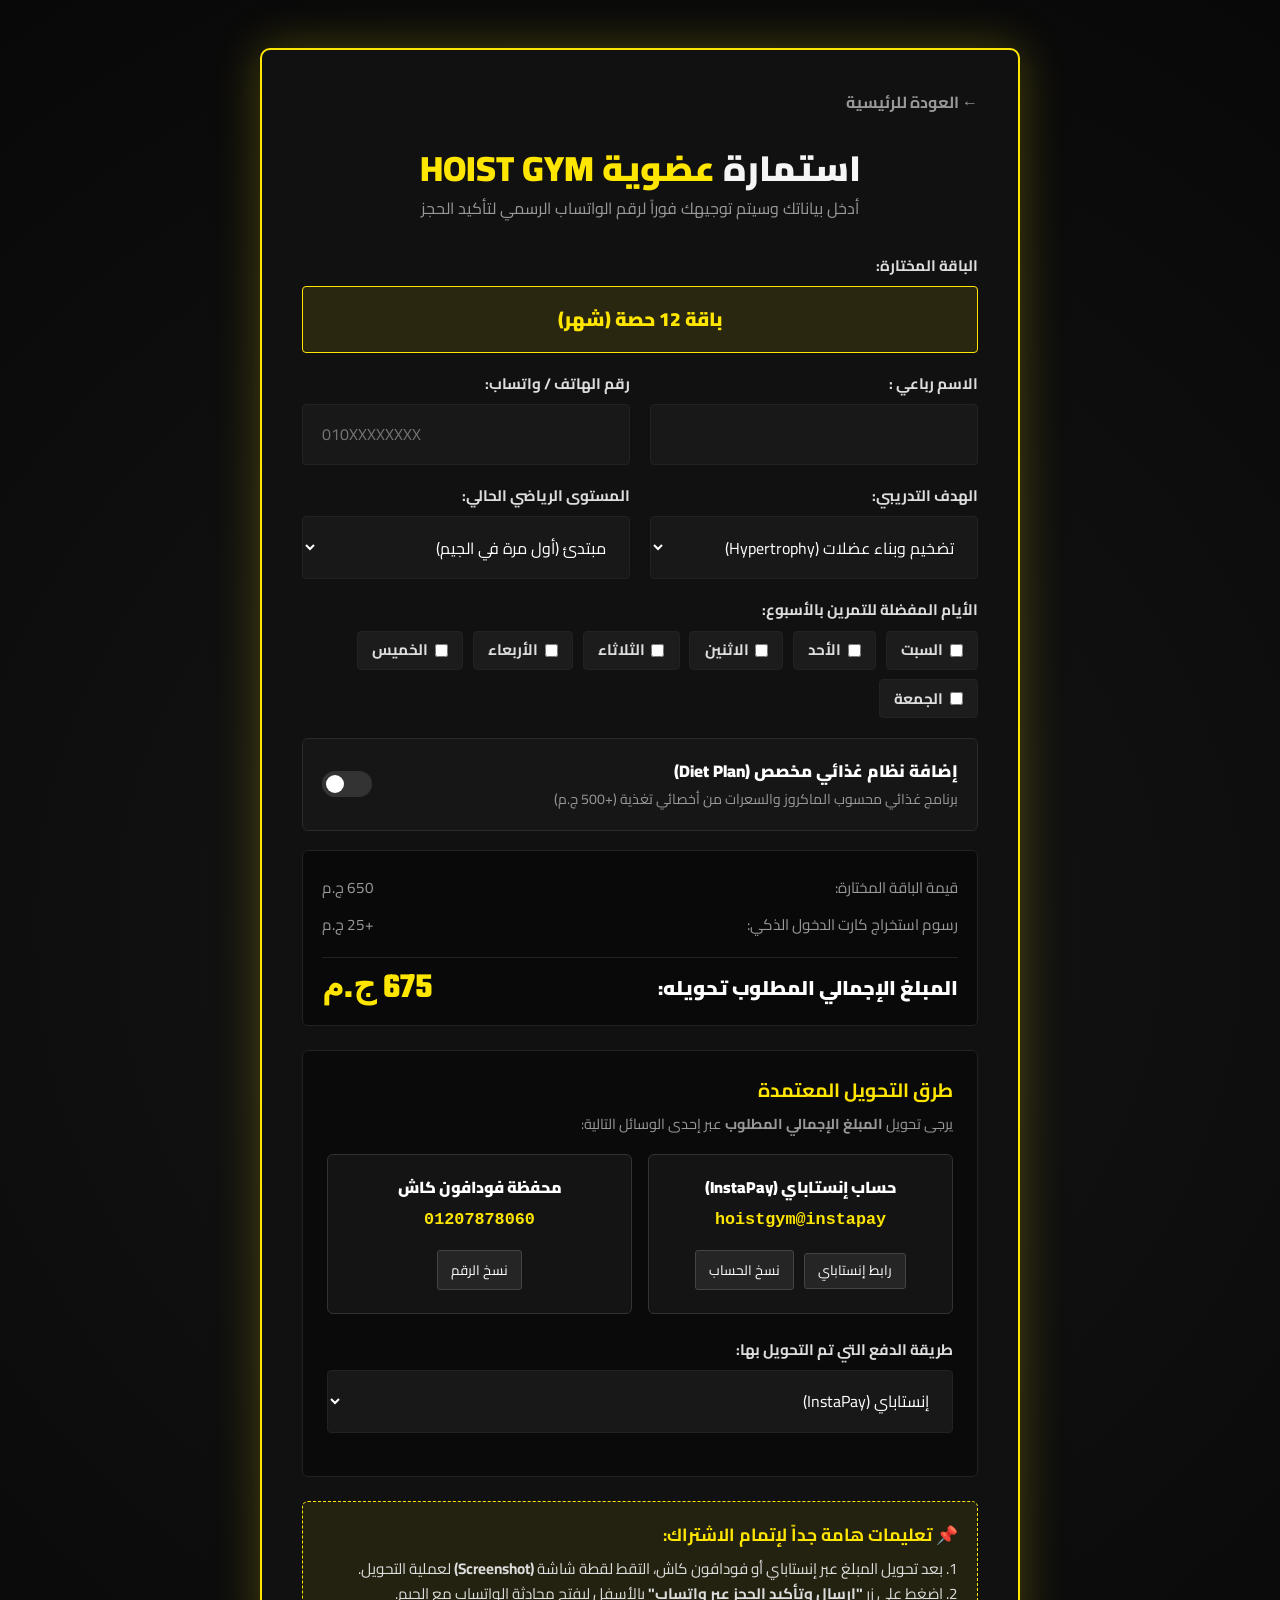
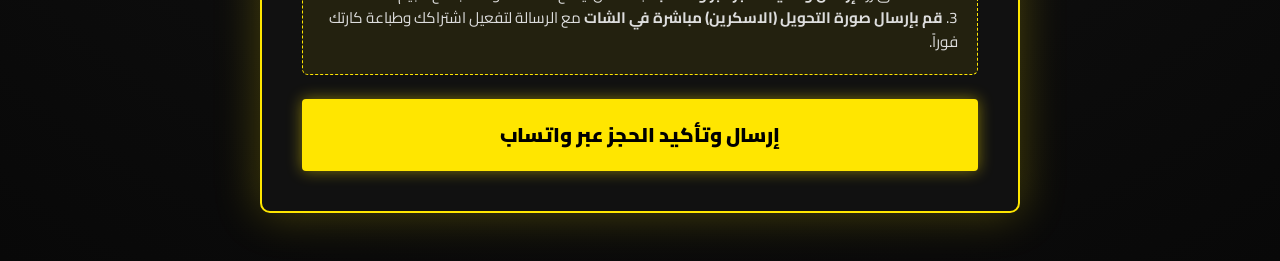
<file: register.html>
<!DOCTYPE html>
<html lang="ar" dir="rtl">
<head>
  <meta charset="UTF-8">
  <meta name="viewport" content="width=device-width, initial-scale=1.0">
  <title>HOIST GYM - استمارة الاشتراك</title>
  <link rel="preconnect" href="https://fonts.googleapis.com">
  <link rel="preconnect" href="https://fonts.gstatic.com" crossorigin>
  <link href="https://fonts.googleapis.com/css2?family=Cairo:wght@700;900&family=Teko:wght@700&display=swap" rel="stylesheet">
  <link rel="stylesheet" href="style.css">
  <style>
    /* تنسيقات خاصة بصفحة الاستمارة المستقلة */
    .register-page {
      min-height: 100vh;
      display: flex;
      justify-content: center;
      align-items: center;
      padding: 3rem 1.5rem;
      background: radial-gradient(circle at center, #161616 0%, #080808 100%);
    }
    .register-container {
      background: #111;
      border: 2px solid var(--primary);
      box-shadow: 0 0 45px rgba(255, 230, 0, 0.25);
      border-radius: 10px;
      width: 100%;
      max-width: 760px;
      padding: 2.5rem;
    }
    .instructions-box {
      background: rgba(255, 230, 0, 0.08);
      border: 1.5px dashed var(--primary);
      border-radius: 6px;
      padding: 1.2rem;
      margin: 1.5rem 0;
    }
    .instructions-box h4 {
      color: var(--primary);
      margin-bottom: 0.5rem;
      font-size: 1.1rem;
      display: flex;
      align-items: center;
      gap: 0.5rem;
    }
    .instructions-box p {
      color: #ddd;
      font-size: 0.95rem;
      line-height: 1.6;
    }
    .back-home-btn {
      display: inline-block;
      margin-bottom: 1.5rem;
      color: var(--text-gray);
      text-decoration: none;
      font-weight: bold;
      transition: color 0.3s;
    }
    .back-home-btn:hover {
      color: var(--primary);
    }
  </style>
</head>
<body>

  <div class="register-page">
    <div class="register-container">
      
      <a href="index.html" class="back-home-btn">← العودة للرئيسية</a>

      <div class="modal-header">
        <h2>استمارة <span>عضوية HOIST GYM</span></h2>
        <p>أدخل بياناتك وسيتم توجيهك فوراً لرقم الواتساب الرسمي لتأكيد الحجز</p>
      </div>

      <form id="standaloneForm" class="contact-form">
        
        <!-- الباقة المحددة تلقائياً من الرابط -->
        <div class="form-group selected-plan-banner">
          <label>الباقة المختارة:</label>
          <input type="text" id="selectedPlan" readonly value="باقة 12 حصة (شهر)">
          <input type="hidden" id="selectedBasePrice" value="650">
        </div>

        <!-- البيانات الشخصية -->
        <div class="form-row">
          <div class="form-group">
            <label>الاسم رباعي :</label>
            <input type="text" id="applicantName" placeholder="" required>
          </div>
          <div class="form-group">
            <label>رقم الهاتف / واتساب:</label>
            <input type="tel" id="applicantPhone" placeholder="010XXXXXXXX" required>
          </div>
        </div>

        <div class="form-row">
          <div class="form-group">
            <label>الهدف التدريبي:</label>
            <select id="applicantGoal">
              <option value="تضخيم وبناء عضلات (Hypertrophy)">تضخيم وبناء عضلات (Hypertrophy)</option>
              <option value="تنشيف وحرق دهون (Fat Loss)">تنشيف وحرق دهون (Fat Loss)</option>
              <option value="زيادة قوة وباورليفتنج (Powerlifting)">زيادة قوة وباورليفتنج (Powerlifting)</option>
              <option value="لياقة بدنية عامة وصحة">لياقة بدنية عامة وصحة</option>
            </select>
          </div>
          <div class="form-group">
            <label>المستوى الرياضي الحالي:</label>
            <select id="applicantLevel">
              <option value="مبتدئ (أول مرة في الجيم)">مبتدئ (أول مرة في الجيم)</option>
              <option value="متوسط (سنة إلى سنتين)">متوسط (سنة إلى سنتين)</option>
              <option value="متقدم / بطل رياضي">متقدم / بطل رياضي</option>
            </select>
          </div>
        </div>

        <!-- الأيام المفضلة للتمرين -->
        <div class="form-group">
          <label>الأيام المفضلة للتمرين بالأسبوع:</label>
          <div class="days-selector">
            <label class="day-chip"><input type="checkbox" name="days" value="السبت"> السبت</label>
            <label class="day-chip"><input type="checkbox" name="days" value="الأحد"> الأحد</label>
            <label class="day-chip"><input type="checkbox" name="days" value="الاثنين"> الاثنين</label>
            <label class="day-chip"><input type="checkbox" name="days" value="الثلاثاء"> الثلاثاء</label>
            <label class="day-chip"><input type="checkbox" name="days" value="الأربعاء"> الأربعاء</label>
            <label class="day-chip"><input type="checkbox" name="days" value="الخميس"> الخميس</label>
            <label class="day-chip"><input type="checkbox" name="days" value="الجمعة"> الجمعة</label>
          </div>
        </div>

        <!-- خيار الدايت (+500 ج.م) -->
        <div class="diet-option-box">
          <div class="diet-header">
            <div>
              <span class="diet-title">إضافة نظام غذائي مخصص (Diet Plan)</span>
              <p class="diet-desc">برنامج غذائي محسوب الماكروز والسعرات من أخصائي تغذية (+500 ج.م)</p>
            </div>
            <label class="switch">
              <input type="checkbox" id="dietAddon" onchange="calcTotal()">
              <span class="slider"></span>
            </label>
          </div>
        </div>

        <!-- تفاصيل الحساب المالي الإجمالي -->
        <div class="price-breakdown-card">
          <div class="breakdown-row">
            <span>قيمة الباقة المختارة:</span>
            <span id="displayBasePrice">650 ج.م</span>
          </div>
          <div class="breakdown-row">
            <span>رسوم استخراج كارت الدخول الذكي:</span>
            <span>+25 ج.م</span>
          </div>
          <div class="breakdown-row" id="dietRow" style="display: none;">
            <span>نظام غذائي مخصص:</span>
            <span>+500 ج.م</span>
          </div>
          <div class="breakdown-total">
            <span>المبلغ الإجمالي المطلوب تحويله:</span>
            <span id="displayTotalPrice" class="total-amount">675 ج.م</span>
          </div>
        </div>

        <!-- بيانات وحسابات الدفع -->
        <div class="payment-instructions">
          <h3>طرق التحويل المعتمدة</h3>
          <p>يرجى تحويل <strong>المبلغ الإجمالي المطلوب</strong> عبر إحدى الوسائل التالية:</p>

          <div class="payment-boxes">
            <!-- انستا باي -->
            <div class="pay-box">
              <div class="pay-title">حساب إنستاباي (InstaPay)</div>
              <div class="pay-val">hoistgym@instapay</div>
              <a href="https://ipn.eg" target="_blank" class="pay-link-btn">رابط إنستاباي</a>
              <button type="button" class="copy-btn" onclick="copyValue('hoistgym@instapay', this)">نسخ الحساب</button>
            </div>

            <!-- فودافون كاش -->
            <div class="pay-box">
              <div class="pay-title">محفظة فودافون كاش</div>
              <div class="pay-val">01207878060</div>
              <button type="button" class="copy-btn" onclick="copyValue('01207878060', this)">نسخ الرقم</button>
            </div>
          </div>

          <div class="form-group" style="margin-top: 1.5rem;">
            <label>طريقة الدفع التي تم التحويل بها:</label>
            <select id="paymentMethod" required>
              <option value="إنستاباي (InstaPay)">إنستاباي (InstaPay)</option>
              <option value="فودافون كاش (Vodafone Cash)">فودافون كاش (Vodafone Cash)</option>
              <option value="دفع كاش في مقر الجيم">دفع كاش في مقر الجيم</option>
            </select>
          </div>
        </div>

        <!-- صندوق التعليمات الهام بدلاً من رفع الصورة -->
        <div class="instructions-box">
          <h4>📌 تعليمات هامة جداً لإتمام الاشتراك:</h4>
          <p>
            1. بعد تحويل المبلغ عبر إنستاباي أو فودافون كاش، التقط لقطة شاشة <strong>(Screenshot)</strong> لعملية التحويل.<br>
            2. اضغط على زر <strong>"إرسال وتأكيد الحجز عبر واتساب"</strong> بالأسفل ليفتح محادثة الواتساب مع الجيم.<br>
            3. <strong>قم بإرسال صورة التحويل (الاسكرين) مباشرة في الشات</strong> مع الرسالة لتفعيل اشتراكك وطباعة كارتك فوراً.
          </p>
        </div>

        <button type="submit" class="btn-primary" style="width: 100%; padding: 1.1rem; font-size: 1.25rem;">
          إرسال وتأكيد الحجز عبر واتساب
        </button>
      </form>

    </div>
  </div>

  <script>
    const CARD_FEE = 25;
    const DIET_FEE = 500;

    // قراءة الباقة والسعر من رابط الصفحة تلقائياً
    window.addEventListener('DOMContentLoaded', () => {
      const urlParams = new URLSearchParams(window.location.search);
      const planParam = urlParams.get('plan');
      const priceParam = urlParams.get('price');

      if (planParam && priceParam) {
        document.getElementById('selectedPlan').value = decodeURIComponent(planParam);
        document.getElementById('selectedBasePrice').value = priceParam;
      }
      calcTotal();
    });

    function calcTotal() {
      const base = parseFloat(document.getElementById('selectedBasePrice').value) || 0;
      const hasDiet = document.getElementById('dietAddon').checked;
      const total = base + CARD_FEE + (hasDiet ? DIET_FEE : 0);

      document.getElementById('displayBasePrice').textContent = base + ' ج.م';
      document.getElementById('dietRow').style.display = hasDiet ? 'flex' : 'none';
      document.getElementById('displayTotalPrice').textContent = total + ' ج.م';

      return { base, total, hasDiet };
    }

    function copyValue(text, btn) {
      navigator.clipboard.writeText(text).then(() => {
        const old = btn.textContent;
        btn.textContent = 'تم النسخ!';
        btn.style.color = 'var(--primary)';
        btn.style.borderColor = 'var(--primary)';
        setTimeout(() => {
          btn.textContent = old;
          btn.style.color = '#fff';
          btn.style.borderColor = '#444';
        }, 2000);
      });
    }

    // إرسال البيانات للواتساب بدون أي تعقيد
    document.getElementById('standaloneForm').addEventListener('submit', (e) => {
      e.preventDefault();

      const plan = document.getElementById('selectedPlan').value;
      const { base, total, hasDiet } = calcTotal();
      const name = document.getElementById('applicantName').value.trim();
      const phone = document.getElementById('applicantPhone').value.trim();
      const goal = document.getElementById('applicantGoal').value;
      const level = document.getElementById('applicantLevel').value;
      const paymentMethod = document.getElementById('paymentMethod').value;

      const selectedDays = [];
      document.querySelectorAll('input[name="days"]:checked').forEach(cb => selectedDays.push(cb.value));
      const daysStr = selectedDays.length > 0 ? selectedDays.join('، ') : 'مرن / غير محدد';

      // رسالة الواتساب بدون أي سيرة عن لينكات صور
      const message = `*طلب اشتراك جديد - HOIST GYM* 🏋️‍♂️🔥
----------------------------------
👤 *الاسم:* ${name}
📱 *الهاتف:* ${phone}
🏆 *الباقة:* ${plan} (${base} ج.م)
💳 *رسوم كارت الدخول:* 25 ج.م
🥗 *نظام غذائي مخصص:* ${hasDiet ? 'نعم مطلوب (+500 ج.م)' : 'لا'}
💰 *المبلغ الإجمالي المحول:* ${total} ج.م
🎯 *الهدف التدريبي:* ${goal}
📊 *المستوى:* ${level}
🗓️ *أيام التمرين:* ${daysStr}
🏦 *طريقة التحويل:* ${paymentMethod}
----------------------------------
سأقوم بإرسال سكرين شوت التحويل الآن لتأكيد الدفع وتفعيل الكارت!`;

      const targetNumber = '201207878060';
      const whatsappUrl = `https://wa.me/${targetNumber}?text=${encodeURIComponent(message)}`;

      window.open(whatsappUrl, '_blank');
    });
  </script>
</body>
</html>
</file>
<file: style.css>
:root {
  --primary: #FFE600;
  --primary-hover: #FFF066;
  --primary-glow: rgba(255, 230, 0, 0.45);
  --bg-dark: #080808;
  --bg-card: #121212;
  --bg-card-hover: #181818;
  --border-color: #222222;
  --text-white: #f5f5f5;
  --text-gray: #999999;
}

* {
  margin: 0;
  padding: 0;
  box-sizing: border-box;
}

html {
  scroll-behavior: smooth;
  font-size: 16px;
}

@media (min-width: 1800px) { html { font-size: 18px; } }
@media (min-width: 2500px) { html { font-size: 22px; } }

body {
  background-color: var(--bg-dark);
  color: var(--text-white);
  font-family: 'Cairo', sans-serif;
  overflow-x: hidden;
  line-height: 1.6;
}

/* ==================== INTRO OVERLAY ==================== */
.intro-overlay {
  position: fixed;
  top: 0;
  left: 0;
  width: 100vw;
  height: 100vh;
  background: radial-gradient(circle at center, #181818 0%, #050505 100%);
  z-index: 9999;
  display: flex;
  justify-content: center;
  align-items: center;
  overflow: hidden;
  transition: opacity 0.6s ease, visibility 0.6s ease;
}

.intro-overlay.hide {
  opacity: 0;
  visibility: hidden;
  pointer-events: none !important;
}

#dustCanvas {
  position: absolute;
  top: 0;
  left: 0;
  width: 100%;
  height: 100%;
  pointer-events: none;
  z-index: 1;
}

.impact-container {
  position: relative;
  z-index: 2;
  text-align: center;
  display: flex;
  flex-direction: column;
  align-items: center;
  justify-content: center;
  width: 90vw;
  max-width: 900px;
}

.slam-word {
  font-family: 'Teko', sans-serif;
  font-size: clamp(3.8rem, 16vmin, 9.5rem);
  font-weight: 700;
  line-height: 0.88;
  letter-spacing: 2px;
  text-transform: uppercase;
  color: var(--primary);
  text-shadow: 0 0 20px rgba(255, 230, 0, 0.4), 0 8px 25px rgba(0, 0, 0, 0.9);
  opacity: 0;
  transform: translateY(-110vh) scale(1.1);
  display: block;
}

.slam-word.slammed {
  opacity: 1;
  transform: translateY(0) scale(1);
  transition: transform 0.22s cubic-bezier(0.2, 0.8, 0.2, 1), opacity 0.08s ease;
}

.tagline {
  font-family: 'Teko', sans-serif;
  font-size: clamp(1.2rem, 3.5vmin, 2.2rem);
  letter-spacing: 5px;
  color: #777;
  margin-top: 12px;
  opacity: 0;
  transform: translateY(15px);
  transition: opacity 0.5s ease, transform 0.5s ease;
}

.tagline.show {
  opacity: 1;
  transform: translateY(0);
  color: #ffffff;
  text-shadow: 0 0 10px rgba(255, 230, 0, 0.4);
}

@keyframes screenShake {
  0% { transform: translate(0, 0); }
  25% { transform: translate(-6px, 6px); }
  50% { transform: translate(6px, -6px); }
  75% { transform: translate(-3px, 3px); }
  100% { transform: translate(0, 0); }
}

.shake {
  animation: screenShake 0.3s ease-out both;
}

/* ==================== NAVIGATION ==================== */
.navbar {
  position: sticky;
  top: 0;
  z-index: 1000;
  display: flex;
  justify-content: space-between;
  align-items: center;
  padding: 1.2rem 7%;
  background: rgba(10, 10, 10, 0.92);
  backdrop-filter: blur(14px);
  border-bottom: 1px solid var(--border-color);
}

.logo {
  font-family: 'Teko', sans-serif;
  font-size: clamp(2rem, 3.5vw, 2.8rem);
  color: #fff;
  text-decoration: none;
  letter-spacing: 2px;
}

.logo span {
  color: var(--primary);
}

.nav-links {
  display: flex;
  list-style: none;
  gap: 2rem;
  align-items: center;
}

.nav-links a {
  color: var(--text-gray);
  text-decoration: none;
  font-weight: 700;
  font-size: 1.05rem;
  transition: color 0.3s;
}

.nav-links a:hover {
  color: var(--primary);
}

.menu-toggle {
  display: none;
  background: none;
  border: none;
  color: var(--primary);
  font-size: 2rem;
  cursor: pointer;
}

/* ==================== BUTTONS ==================== */
.btn-primary, .btn-outline {
  display: inline-block;
  padding: 0.85rem 2rem;
  font-size: 1.05rem;
  font-weight: 900;
  border-radius: 4px;
  text-decoration: none;
  cursor: pointer;
  text-align: center;
  border: none;
  font-family: inherit;
  transition: all 0.25s ease;
}

.btn-primary {
  background: var(--primary);
  color: #000;
  box-shadow: 0 0 15px var(--primary-glow);
}

.btn-primary:hover {
  background: var(--primary-hover);
  transform: translateY(-2px);
  box-shadow: 0 0 25px var(--primary);
}

.btn-outline {
  background: transparent;
  color: #fff;
  border: 1.5px solid var(--border-color);
}

.btn-outline:hover {
  border-color: var(--primary);
  color: var(--primary);
}

/* ==================== HERO SECTION & FULL-HD VIDEO ==================== */
.hero {
  min-height: 90vh;
  position: relative;
  display: flex;
  align-items: center;
  padding: 4rem 7%;
  overflow: hidden;
  border-bottom: 2px solid var(--border-color);
}

.video-background {
  position: absolute;
  top: 0;
  left: 0;
  width: 100%;
  height: 100%;
  z-index: 1;
  overflow: hidden;
}

.video-background video {
  width: 100%;
  height: 100%;
  object-fit: cover;
  object-position: center;
  filter: brightness(0.68) contrast(1.1);
}

.video-overlay {
  position: absolute;
  top: 0;
  left: 0;
  width: 100%;
  height: 100%;
  background: radial-gradient(circle at 20% 50%, rgba(8, 8, 8, 0.4) 0%, rgba(8, 8, 8, 0.88) 100%),
              linear-gradient(to top, rgba(8, 8, 8, 0.95) 0%, transparent 50%);
  pointer-events: none;
}

.hero-content {
  position: relative;
  z-index: 2;
  max-width: 780px;
}

.hero-tag {
  display: inline-block;
  padding: 0.4rem 1.1rem;
  background: rgba(255, 230, 0, 0.15);
  border-right: 4px solid var(--primary);
  color: var(--primary);
  font-weight: 900;
  margin-bottom: 1.5rem;
  backdrop-filter: blur(4px);
}

.hero h1 {
  font-size: clamp(2.6rem, 5.5vw, 5rem);
  line-height: 1.15;
  font-weight: 900;
  margin-bottom: 1.5rem;
  text-shadow: 0 4px 20px rgba(0, 0, 0, 0.85);
}

.hero p {
  color: #e0e0e0;
  font-size: clamp(1.1rem, 1.8vw, 1.35rem);
  margin-bottom: 2.5rem;
  text-shadow: 0 2px 10px rgba(0, 0, 0, 0.85);
}

.hero-buttons {
  display: flex;
  gap: 1.2rem;
  flex-wrap: wrap;
}

/* Stats Strip */
.stats-strip {
  display: grid;
  grid-template-columns: repeat(auto-fit, minmax(200px, 1fr));
  gap: 1.5rem;
  padding: 3rem 7%;
  background: #0d0d0d;
  border-bottom: 1px solid var(--border-color);
  text-align: center;
}

.stat-box .num {
  font-family: 'Teko', sans-serif;
  font-size: 3.5rem;
  color: var(--primary);
  font-weight: 700;
  line-height: 1;
}

.stat-box p {
  color: var(--text-gray);
  font-weight: 700;
}

/* ==================== SECTIONS & CARDS ==================== */
.section {
  padding: 5rem 7%;
  max-width: 1600px;
  margin: 0 auto;
}

.section-title {
  text-align: center;
  margin-bottom: 3.5rem;
}

.section-title h2 {
  font-size: clamp(2.2rem, 4vw, 3.8rem);
  font-weight: 900;
  text-transform: uppercase;
}

.section-title h2 span {
  color: var(--primary);
}

.section-title p {
  color: var(--text-gray);
  font-size: 1.15rem;
  margin-top: 0.5rem;
}

.grid-3 {
  display: grid;
  grid-template-columns: repeat(auto-fit, minmax(290px, 1fr));
  gap: 2rem;
}

.card {
  background: var(--bg-card);
  border: 1px solid var(--border-color);
  border-radius: 8px;
  padding: 2.2rem;
  transition: all 0.3s ease;
  position: relative;
  overflow: hidden;
}

.card:hover {
  background: var(--bg-card-hover);
  border-color: var(--primary);
  transform: translateY(-5px);
  box-shadow: 0 10px 30px rgba(0, 0, 0, 0.7);
}

.card-icon-svg {
  width: 44px;
  height: 44px;
  fill: var(--primary);
  margin-bottom: 1.2rem;
}

.card h3 {
  font-size: 1.6rem;
  margin-bottom: 0.4rem;
}

.sessions-badge {
  display: inline-block;
  background: rgba(255, 230, 0, 0.15);
  color: var(--primary);
  font-weight: 900;
  padding: 0.2rem 0.8rem;
  border-radius: 4px;
  margin-bottom: 0.8rem;
  font-size: 0.95rem;
}

.card p {
  color: var(--text-gray);
  font-size: 1rem;
}

.card.featured {
  border: 2px solid var(--primary);
  box-shadow: 0 0 25px rgba(255, 230, 0, 0.15);
}

.badge-top {
  position: absolute;
  top: 15px;
  left: 15px;
  background: var(--primary);
  color: #000;
  font-weight: 900;
  font-size: 0.75rem;
  padding: 0.25rem 0.6rem;
  border-radius: 3px;
}

.price {
  font-size: 3rem;
  font-weight: 900;
  color: var(--primary);
  margin: 0.8rem 0 1.2rem;
  font-family: 'Teko', sans-serif;
}

.price span {
  font-size: 1.2rem;
  color: var(--text-gray);
  font-family: 'Cairo', sans-serif;
}

.features-list {
  list-style: none;
  margin: 1.2rem 0 2rem;
}

.features-list li {
  padding: 0.5rem 0;
  border-bottom: 1px solid #1f1f1f;
  color: var(--text-gray);
}

.features-list li span {
  color: var(--primary);
  font-weight: bold;
  margin-left: 0.5rem;
}

/* ==================== GALLERY GRID ==================== */
.gallery-grid {
  display: grid;
  grid-template-columns: repeat(auto-fit, minmax(300px, 1fr));
  gap: 1.5rem;
}

.gallery-card {
  position: relative;
  height: 250px;
  border-radius: 6px;
  overflow: hidden;
  border: 1px solid var(--border-color);
  transition: all 0.3s ease;
}

.gallery-card:hover {
  border-color: var(--primary);
  transform: translateY(-4px);
}

.gallery-card img {
  width: 100%;
  height: 100%;
  object-fit: cover;
  transition: transform 0.5s ease;
}

.gallery-card:hover img {
  transform: scale(1.08);
}

.gallery-overlay {
  position: absolute;
  inset: 0;
  background: linear-gradient(to top, rgba(0,0,0,0.85) 0%, transparent 60%);
  display: flex;
  align-items: flex-end;
  padding: 1.2rem;
}

.gallery-overlay h4 {
  font-size: 1.1rem;
  color: #fff;
  font-weight: 700;
}

/* ==================== FAQ ACCORDION ==================== */
.accordion {
  max-width: 900px;
  margin: 0 auto;
}

.accordion-item {
  background: var(--bg-card);
  border: 1px solid var(--border-color);
  border-radius: 6px;
  margin-bottom: 1.2rem;
  overflow: hidden;
}

.accordion-header {
  padding: 1.5rem;
  display: flex;
  justify-content: space-between;
  align-items: center;
  cursor: pointer;
  font-size: 1.2rem;
  font-weight: 700;
  transition: color 0.3s;
}

.accordion-header:hover {
  color: var(--primary);
}

.accordion-body {
  padding: 0 1.5rem 1.5rem;
  color: var(--text-gray);
  display: none;
}

.accordion-item.active .accordion-body {
  display: block;
}

.accordion-item.active .accordion-header {
  color: var(--primary);
}

/* ==================== FORMS & REGISTER STYLING ==================== */
.modal-header {
  text-align: center;
  margin-bottom: 2rem;
}

.modal-header h2 {
  font-size: 2.2rem;
  font-weight: 900;
}

.modal-header h2 span {
  color: var(--primary);
}

.modal-header p {
  color: var(--text-gray);
}

.form-row {
  display: grid;
  grid-template-columns: 1fr 1fr;
  gap: 1.2rem;
}

.form-group {
  margin-bottom: 1.2rem;
  display: flex;
  flex-direction: column;
  gap: 0.5rem;
}

.form-group label {
  font-weight: 700;
  color: #ddd;
  font-size: 0.95rem;
}

.form-group input,
.form-group select {
  width: 100%;
  padding: 0.9rem 1.2rem;
  background: #181818;
  border: 1px solid var(--border-color);
  color: #fff;
  border-radius: 4px;
  font-family: inherit;
  font-size: 1rem;
}

.form-group input:focus,
.form-group select:focus {
  outline: none;
  border-color: var(--primary);
  box-shadow: 0 0 10px var(--primary-glow);
}

.selected-plan-banner input {
  background: rgba(255, 230, 0, 0.1);
  border-color: var(--primary);
  color: var(--primary);
  font-weight: 900;
  font-size: 1.2rem;
  text-align: center;
}

/* Day Selector Chips */
.days-selector {
  display: flex;
  flex-wrap: wrap;
  gap: 0.6rem;
}

.day-chip {
  background: #1c1c1c;
  border: 1px solid var(--border-color);
  padding: 0.4rem 0.9rem;
  border-radius: 4px;
  cursor: pointer;
  font-size: 0.9rem;
  display: flex;
  align-items: center;
  gap: 0.4rem;
  user-select: none;
  transition: all 0.2s;
}

.day-chip:has(input:checked) {
  background: rgba(255, 230, 0, 0.2);
  border-color: var(--primary);
  color: var(--primary);
  font-weight: bold;
}

/* Diet Plan Option Box */
.diet-option-box {
  background: #161616;
  border: 1px solid #2a2a2a;
  border-radius: 6px;
  padding: 1.2rem;
  margin-bottom: 1.2rem;
}

.diet-header {
  display: flex;
  justify-content: space-between;
  align-items: center;
}

.diet-title {
  font-weight: 900;
  font-size: 1.05rem;
  color: #fff;
}

.diet-desc {
  font-size: 0.88rem;
  color: var(--text-gray);
  margin-top: 0.2rem;
}

/* Switch Toggle */
.switch {
  position: relative;
  display: inline-block;
  width: 50px;
  height: 26px;
  flex-shrink: 0;
}

.switch input {
  opacity: 0;
  width: 0;
  height: 0;
}

.slider {
  position: absolute;
  cursor: pointer;
  inset: 0;
  background-color: #333;
  transition: .3s;
  border-radius: 34px;
}

.slider:before {
  position: absolute;
  content: "";
  height: 18px;
  width: 18px;
  left: 4px;
  bottom: 4px;
  background-color: white;
  transition: .3s;
  border-radius: 50%;
}

input:checked + .slider {
  background-color: var(--primary);
}

input:checked + .slider:before {
  transform: translateX(24px);
  background-color: #000;
}

/* Price Breakdown Card */
.price-breakdown-card {
  background: #090909;
  border: 1px solid var(--border-color);
  border-radius: 6px;
  padding: 1.2rem;
  margin-bottom: 1.5rem;
}

.breakdown-row {
  display: flex;
  justify-content: space-between;
  padding: 0.4rem 0;
  color: var(--text-gray);
  font-size: 0.95rem;
}

.breakdown-total {
  display: flex;
  justify-content: space-between;
  align-items: center;
  border-top: 1px solid #222;
  margin-top: 0.8rem;
  padding-top: 0.8rem;
  font-weight: 900;
  font-size: 1.25rem;
  color: #fff;
}

.breakdown-total .total-amount {
  color: var(--primary);
  font-family: 'Teko', sans-serif;
  font-size: 2.2rem;
  line-height: 1;
}

/* Payment Instructions */
.payment-instructions {
  background: #0a0a0a;
  border: 1px solid #222;
  border-radius: 6px;
  padding: 1.5rem;
}

.payment-instructions h3 {
  color: var(--primary);
  font-size: 1.2rem;
  margin-bottom: 0.4rem;
}

.payment-instructions p {
  color: var(--text-gray);
  font-size: 0.9rem;
  margin-bottom: 1.2rem;
}

.payment-boxes {
  display: grid;
  grid-template-columns: 1fr 1fr;
  gap: 1rem;
}

.pay-box {
  background: #141414;
  border: 1px solid #333;
  padding: 1.2rem;
  border-radius: 6px;
  text-align: center;
}

.pay-title {
  font-weight: 900;
  color: #fff;
  font-size: 1rem;
  margin-bottom: 0.4rem;
}

.pay-val {
  color: var(--primary);
  font-family: monospace;
  font-size: 1.05rem;
  direction: ltr;
  margin-bottom: 0.8rem;
  font-weight: bold;
}

.pay-link-btn, .copy-btn {
  display: inline-block;
  background: #252525;
  color: #fff;
  border: 1px solid #444;
  padding: 0.4rem 0.8rem;
  font-size: 0.85rem;
  border-radius: 3px;
  text-decoration: none;
  cursor: pointer;
  font-family: inherit;
  margin: 0.2rem;
  transition: all 0.2s;
}

.pay-link-btn:hover, .copy-btn:hover {
  border-color: var(--primary);
  color: var(--primary);
}

/* Footer */
footer {
  background: #050505;
  border-top: 1px solid var(--border-color);
  padding: 3rem 7%;
  text-align: center;
  color: var(--text-gray);
}

/* Media Queries */
@media (max-width: 900px) {
  .menu-toggle { display: block; }
  .nav-links {
    position: fixed;
    top: 75px;
    right: -100%;
    width: 80%;
    max-width: 320px;
    height: calc(100vh - 75px);
    background: #0d0d0d;
    border-left: 2px solid var(--primary);
    flex-direction: column;
    padding: 3rem 1.5rem;
    gap: 1.8rem;
    transition: right 0.35s ease;
  }
  .nav-links.active { right: 0; }
  .form-row, .payment-boxes { grid-template-columns: 1fr; }
  .hero { text-align: center; justify-content: center; }
  .hero-buttons { justify-content: center; }
}
</file>
